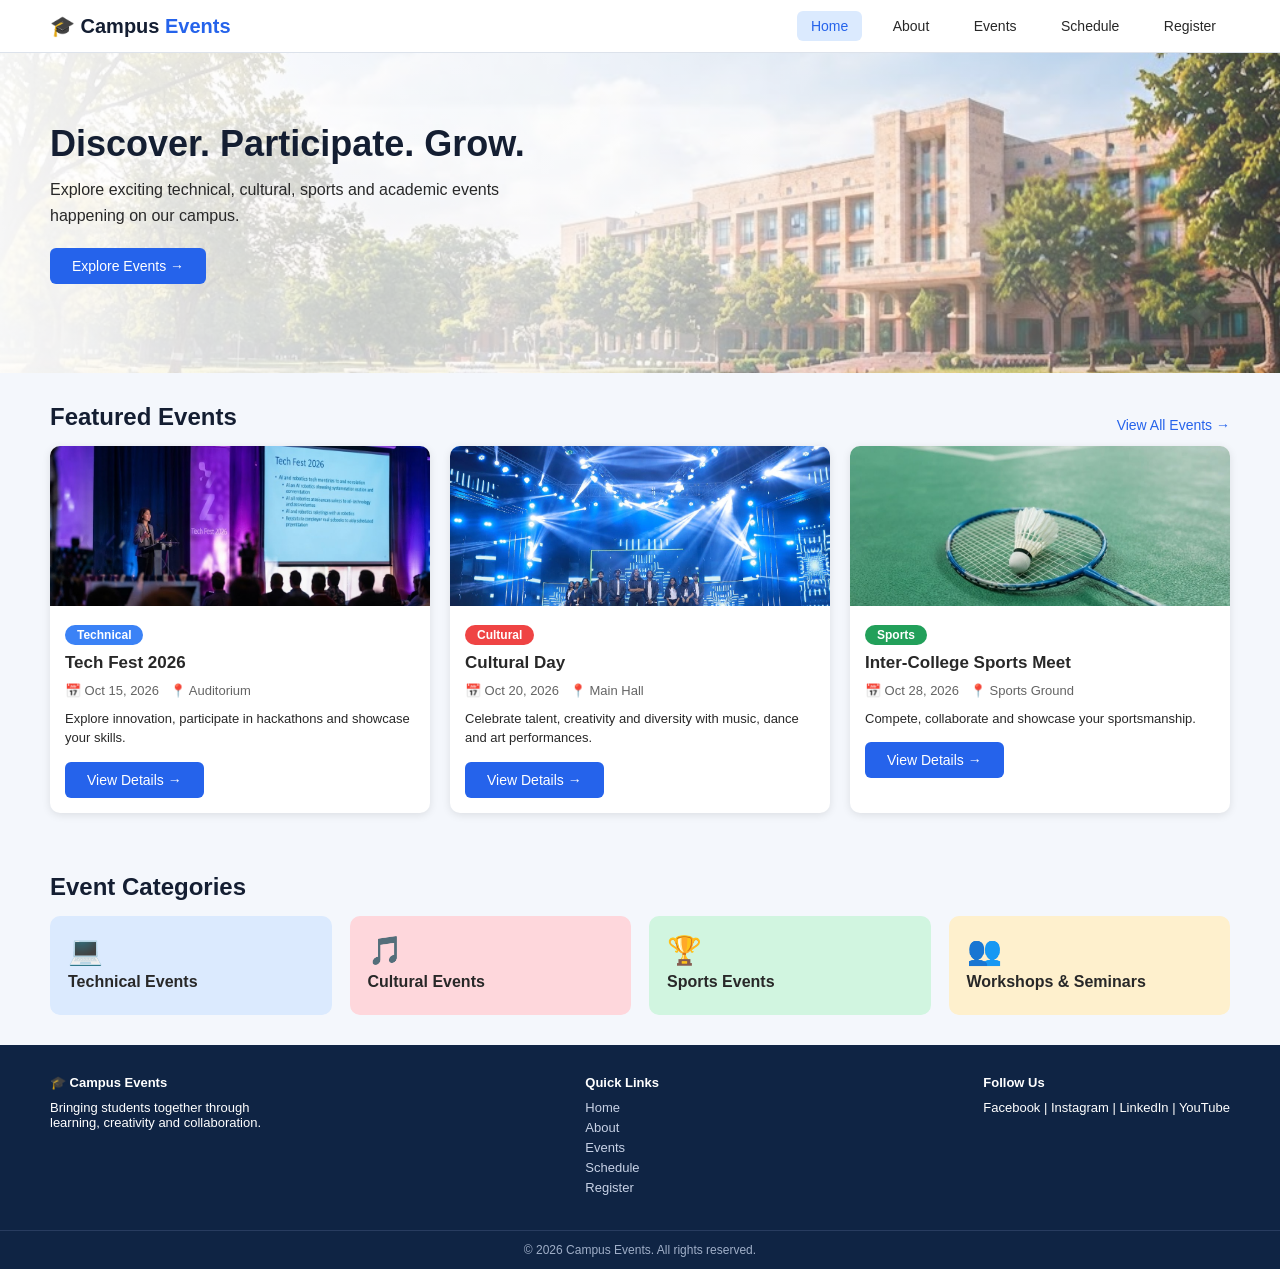
<file: index.html>
<!DOCTYPE html>
<html lang="en">
<head>
    <meta charset="UTF-8">
    <meta name="viewport" content="width=device-width, initial-scale=1.0">
    <title>Campus Events - Home</title>
    <link rel="stylesheet" href="css/style.css">
</head>
<body>
    <header class="navbar">
        <a href="index.html" class="logo">🎓 Campus <span>Events</span></a>
        <nav>
            <a href="index.html" class="active">Home</a>
            <a href="about.html">About</a>
            <a href="events.html">Events</a>
            <a href="schedule.html">Schedule</a>
            <a href="register.html">Register</a>
        </nav>
    </header>

    <section class="hero">
        <h1>Discover. Participate. Grow.</h1>
        <p>Explore exciting technical, cultural, sports and academic events happening on our campus.</p>
        <a href="events.html" class="btn">Explore Events →</a>
    </section>

    <section class="section">
        <div class="heading-row">
            <h2>Featured Events</h2>
            <a href="events.html">View All Events →</a>
        </div>

        <div class="cards">
            <div class="card">
                <img src="images/tech-fest.jpg" alt="Tech Fest">
                <div class="card-body">
                    <span class="tag technical">Technical</span>
                    <h3>Tech Fest 2026</h3>
                    <p class="info">📅 Oct 15, 2026 &nbsp; 📍 Auditorium</p>
                    <p>Explore innovation, participate in hackathons and showcase your skills.</p>
                    <a href="event-details.html#tech-fest" class="btn">View Details →</a>
                </div>
            </div>

            <div class="card">
                <img src="images/cultural.jpg" alt="Cultural Day">
                <div class="card-body">
                    <span class="tag cultural">Cultural</span>
                    <h3>Cultural Day</h3>
                    <p class="info">📅 Oct 20, 2026 &nbsp; 📍 Main Hall</p>
                    <p>Celebrate talent, creativity and diversity with music, dance and art performances.</p>
                    <a href="event-details.html#cultural-day" class="btn">View Details →</a>
                </div>
            </div>

            <div class="card">
                <img src="images/sports.jpg" alt="Sports Meet">
                <div class="card-body">
                    <span class="tag sports">Sports</span>
                    <h3>Inter-College Sports Meet</h3>
                    <p class="info">📅 Oct 28, 2026 &nbsp; 📍 Sports Ground</p>
                    <p>Compete, collaborate and showcase your sportsmanship.</p>
                    <a href="event-details.html#sports-meet" class="btn">View Details →</a>
                </div>
            </div>
        </div>
    </section>

    <section class="section">
        <h2>Event Categories</h2>
        <div class="boxes">
            <div class="box box-blue">
                <span class="icon">💻</span>
                <h3>Technical Events</h3>
            </div>
            <div class="box box-pink">
                <span class="icon">🎵</span>
                <h3>Cultural Events</h3>
            </div>
            <div class="box box-green">
                <span class="icon">🏆</span>
                <h3>Sports Events</h3>
            </div>
            <div class="box box-yellow">
                <span class="icon">👥</span>
                <h3>Workshops &amp; Seminars</h3>
            </div>
        </div>
    </section>

    <footer class="footer">
        <div>
            <h4>🎓 Campus Events</h4>
            <p>Bringing students together through<br>learning, creativity and collaboration.</p>
        </div>
        <div>
            <h4>Quick Links</h4>
            <a href="index.html">Home</a>
            <a href="about.html">About</a>
            <a href="events.html">Events</a>
            <a href="schedule.html">Schedule</a>
            <a href="register.html">Register</a>
        </div>
        <div>
            <h4>Follow Us</h4>
            <p>Facebook | Instagram | LinkedIn | YouTube</p>
        </div>
    </footer>
    <p class="copyright">© 2026 Campus Events. All rights reserved.</p>

</body>
</html>
</file>
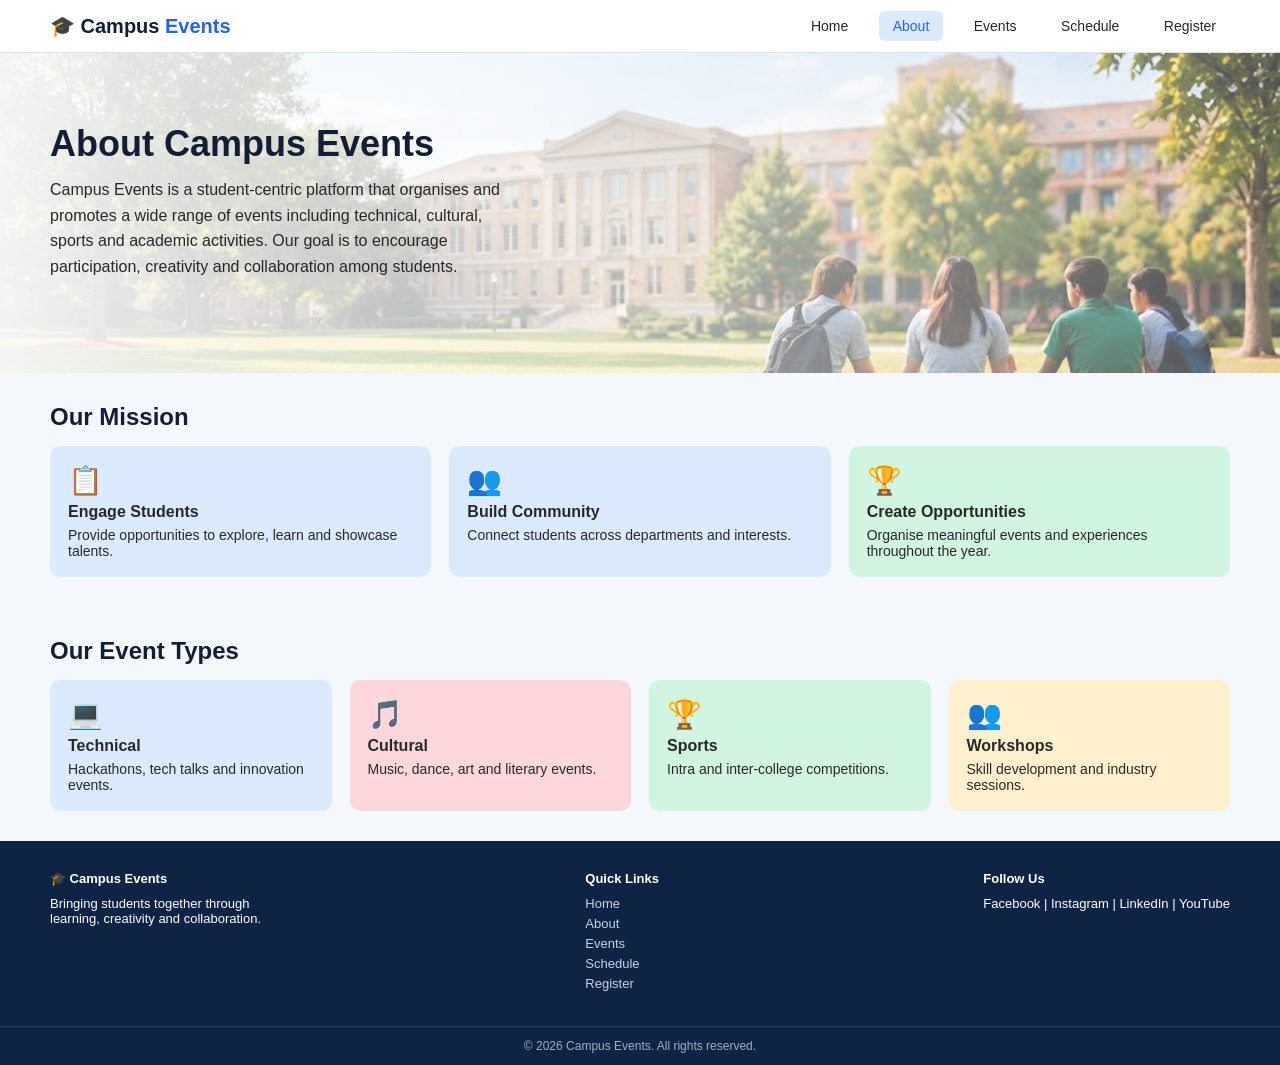
<file: about.html>
<!DOCTYPE html>
<html lang="en">

<head>
    <meta charset="UTF-8">
    <meta name="viewport" content="width=device-width, initial-scale=1.0">
    <title>Campus Events - About</title>
    <link rel="stylesheet" href="css/style.css">
</head>

<body>

    <header class="navbar">
        <a href="index.html" class="logo">🎓 Campus <span>Events</span></a>
        <nav>
            <a href="index.html">Home</a>
            <a href="about.html" class="active">About</a>
            <a href="events.html">Events</a>
            <a href="schedule.html">Schedule</a>
            <a href="register.html">Register</a>
        </nav>
    </header>

    <section class="hero hero-about">
        <h1>About Campus Events</h1>
        <p>Campus Events is a student-centric platform that organises and promotes a wide range of events including
            technical, cultural, sports and academic activities. Our goal is to encourage participation, creativity and
            collaboration among students.</p>
    </section>

    <section class="section">
        <h2>Our Mission</h2>
        <div class="mission">
            <div class="box box-blue">
                <span class="icon">📋</span>
                <h3>Engage Students</h3>
                <p>Provide opportunities to explore, learn and showcase talents.</p>
            </div>
            <div class="box box-blue">
                <span class="icon">👥</span>
                <h3>Build Community</h3>
                <p>Connect students across departments and interests.</p>
            </div>
            <div class="box box-green">
                <span class="icon">🏆</span>
                <h3>Create Opportunities</h3>
                <p>Organise meaningful events and experiences throughout the year.</p>
            </div>
        </div>
    </section>

    <section class="section">
        <h2>Our Event Types</h2>
        <div class="boxes">
            <div class="box box-blue">
                <span class="icon">💻</span>
                <h3>Technical</h3>
                <p>Hackathons, tech talks and innovation events.</p>
            </div>
            <div class="box box-pink">
                <span class="icon">🎵</span>
                <h3>Cultural</h3>
                <p>Music, dance, art and literary events.</p>
            </div>
            <div class="box box-green">
                <span class="icon">🏆</span>
                <h3>Sports</h3>
                <p>Intra and inter-college competitions.</p>
            </div>
            <div class="box box-yellow">
                <span class="icon">👥</span>
                <h3>Workshops</h3>
                <p>Skill development and industry sessions.</p>
            </div>
        </div>
    </section>

    <footer class="footer">
        <div>
            <h4>🎓 Campus Events</h4>
            <p>Bringing students together through<br>learning, creativity and collaboration.</p>
        </div>
        <div>
            <h4>Quick Links</h4>
            <a href="index.html">Home</a>
            <a href="about.html">About</a>
            <a href="events.html">Events</a>
            <a href="schedule.html">Schedule</a>
            <a href="register.html">Register</a>
        </div>
        <div>
            <h4>Follow Us</h4>
            <p>Facebook | Instagram | LinkedIn | YouTube</p>
        </div>
    </footer>
    <p class="copyright">© 2026 Campus Events. All rights reserved.</p>

</body>

</html>
</file>
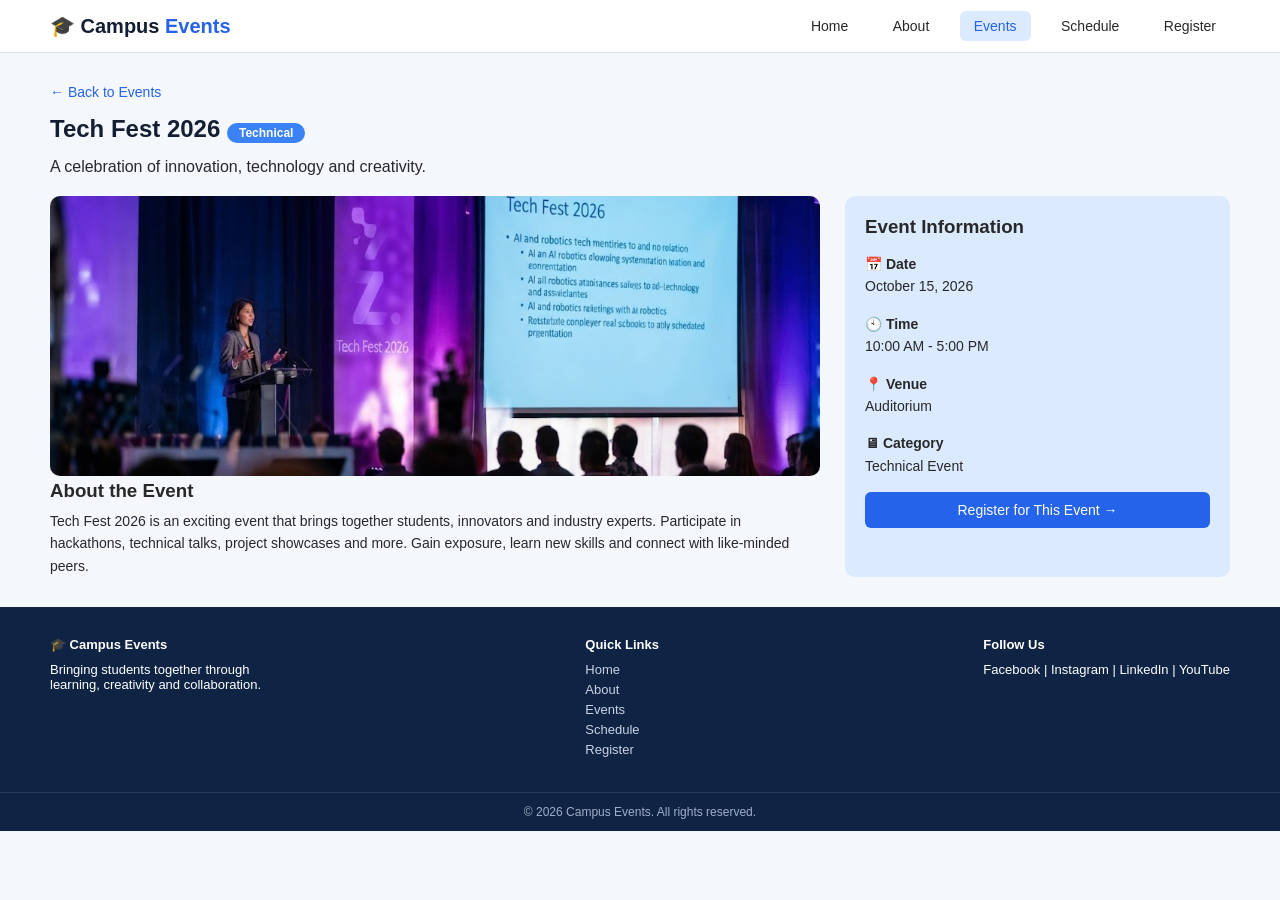
<file: event-details.html>
<!DOCTYPE html>
<html lang="en">
<head>
    <meta charset="UTF-8">
    <meta name="viewport" content="width=device-width, initial-scale=1.0">
    <title>Campus Events - Event Details</title>
    <link rel="stylesheet" href="css/style.css">
</head>
<body>

    <header class="navbar">
        <a href="index.html" class="logo">🎓 Campus <span>Events</span></a>
        <nav>
            <a href="index.html">Home</a>
            <a href="about.html">About</a>
            <a href="events.html" class="active">Events</a>
            <a href="schedule.html">Schedule</a>
            <a href="register.html">Register</a>
        </nav>
    </header>

    <section class="section">
        <a href="events.html" class="back-link">← Back to Events</a>

        <h2><span id="title">Tech Fest 2026</span> <span id="tag" class="tag technical">Technical</span></h2>
        <p id="tagline">A celebration of innovation, technology and creativity.</p>

        <div class="details-layout">
            <div>
                <img id="poster" src="images/tech-fest.jpg" alt="Tech Fest 2026">
                <h3 class="about-title">About the Event</h3>
                <p id="about">Tech Fest 2026 is an exciting event that brings together students, innovators and industry experts. Participate in hackathons, technical talks, project showcases and more. Gain exposure, learn new skills and connect with like-minded peers.</p>
            </div>

            <div class="info-box">
                <h3>Event Information</h3>
                <p><b>📅 Date</b><br><span id="date">October 15, 2026</span></p>
                <p><b>🕙 Time</b><br><span id="time">10:00 AM - 5:00 PM</span></p>
                <p><b>📍 Venue</b><br><span id="venue">Auditorium</span></p>
                <p><b>🖥 Category</b><br><span id="type">Technical Event</span></p>
                <a id="registerBtn" href="register.html?event=tech-fest" class="btn btn-full">Register for This Event →</a>
            </div>
        </div>
    </section>

    <footer class="footer">
        <div>
            <h4>🎓 Campus Events</h4>
            <p>Bringing students together through<br>learning, creativity and collaboration.</p>
        </div>
        <div>
            <h4>Quick Links</h4>
            <a href="index.html">Home</a>
            <a href="about.html">About</a>
            <a href="events.html">Events</a>
            <a href="schedule.html">Schedule</a>
            <a href="register.html">Register</a>
        </div>
        <div>
            <h4>Follow Us</h4>
            <p>Facebook | Instagram | LinkedIn | YouTube</p>
        </div>
    </footer>
    <p class="copyright">© 2026 Campus Events. All rights reserved.</p>

    <script src="js/data.js"></script>
    <script src="js/details.js"></script>
</body>
</html>
</file>
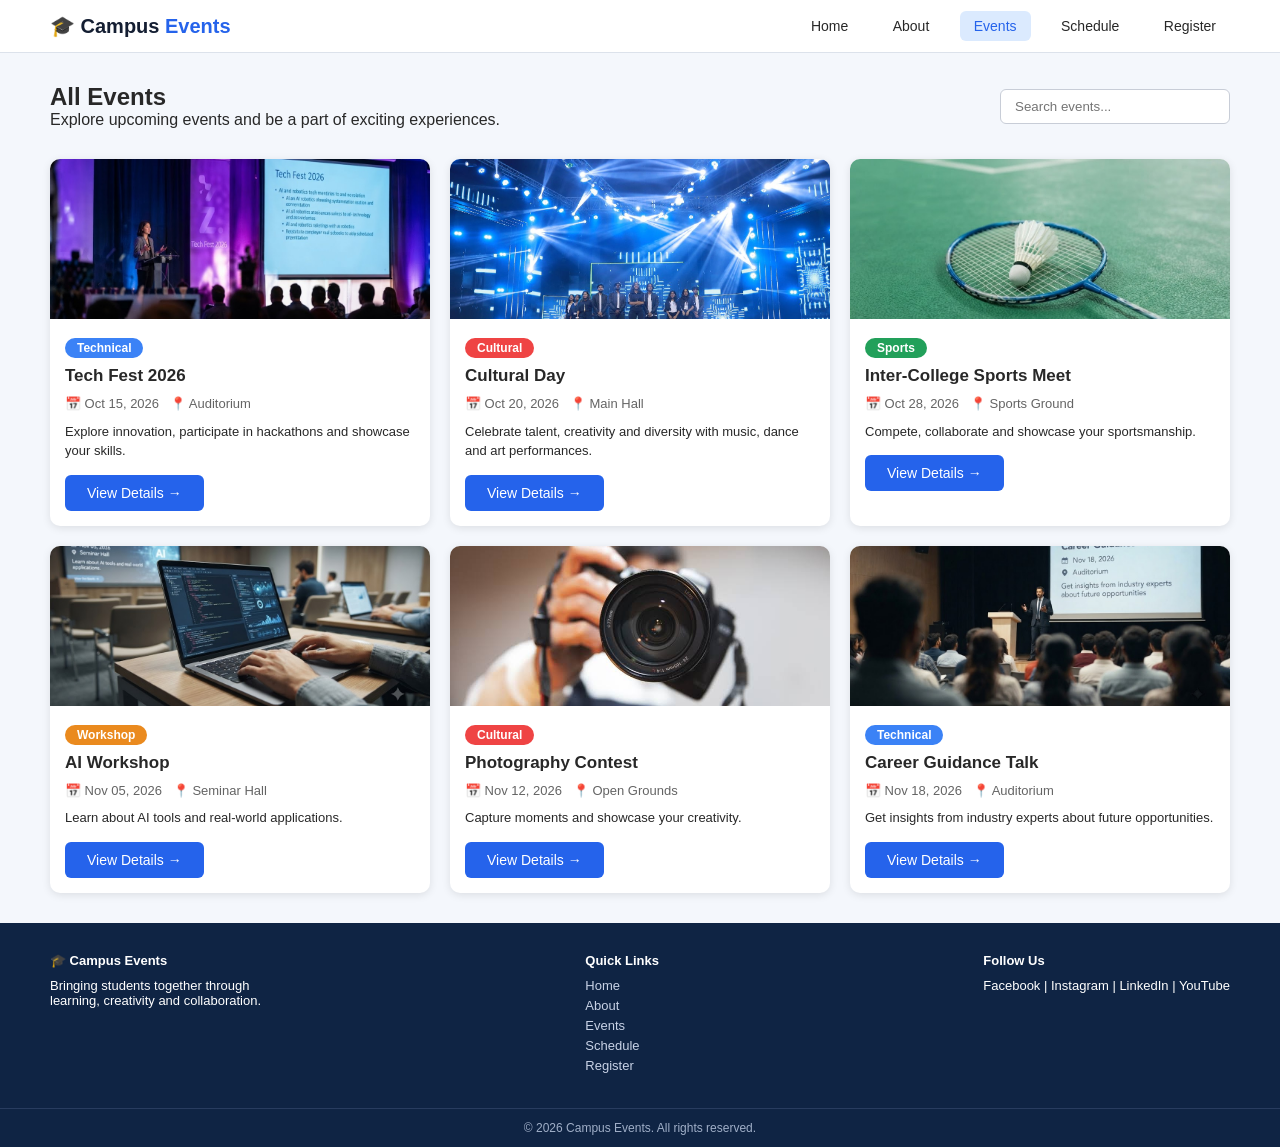
<file: events.html>
<!DOCTYPE html>
<html lang="en">
<head>
    <meta charset="UTF-8">
    <meta name="viewport" content="width=device-width, initial-scale=1.0">
    <title>Campus Events - All Events</title>
    <link rel="stylesheet" href="css/style.css">
</head>
<body>

    <header class="navbar">
        <a href="index.html" class="logo">🎓 Campus <span>Events</span></a>
        <nav>
            <a href="index.html">Home</a>
            <a href="about.html">About</a>
            <a href="events.html" class="active">Events</a>
            <a href="schedule.html">Schedule</a>
            <a href="register.html">Register</a>
        </nav>
    </header>

    <div class="search-row">
        <div>
            <h2>All Events</h2>
            <p>Explore upcoming events and be a part of exciting experiences.</p>
        </div>
        <input type="text" placeholder="Search events...">
    </div>

    <section class="section">
        <div class="cards">

            <div class="card">
                <img src="images/tech-fest.jpg" alt="Tech Fest">
                <div class="card-body">
                    <span class="tag technical">Technical</span>
                    <h3>Tech Fest 2026</h3>
                    <p class="info">📅 Oct 15, 2026 &nbsp; 📍 Auditorium</p>
                    <p>Explore innovation, participate in hackathons and showcase your skills.</p>
                    <a href="event-details.html#tech-fest" class="btn">View Details →</a>
                </div>
            </div>

            <div class="card">
                <img src="images/cultural.jpg" alt="Cultural Day">
                <div class="card-body">
                    <span class="tag cultural">Cultural</span>
                    <h3>Cultural Day</h3>
                    <p class="info">📅 Oct 20, 2026 &nbsp; 📍 Main Hall</p>
                    <p>Celebrate talent, creativity and diversity with music, dance and art performances.</p>
                    <a href="event-details.html#cultural-day" class="btn">View Details →</a>
                </div>
            </div>

            <div class="card">
                <img src="images/sports.jpg" alt="Sports Meet">
                <div class="card-body">
                    <span class="tag sports">Sports</span>
                    <h3>Inter-College Sports Meet</h3>
                    <p class="info">📅 Oct 28, 2026 &nbsp; 📍 Sports Ground</p>
                    <p>Compete, collaborate and showcase your sportsmanship.</p>
                    <a href="event-details.html#sports-meet" class="btn">View Details →</a>
                </div>
            </div>

            <div class="card">
                <img src="images/workshop.jpg" alt="AI Workshop">
                <div class="card-body">
                    <span class="tag workshop">Workshop</span>
                    <h3>AI Workshop</h3>
                    <p class="info">📅 Nov 05, 2026 &nbsp; 📍 Seminar Hall</p>
                    <p>Learn about AI tools and real-world applications.</p>
                    <a href="event-details.html#ai-workshop" class="btn">View Details →</a>
                </div>
            </div>

            <div class="card">
                <img src="images/photography.jpg" alt="Photography Contest">
                <div class="card-body">
                    <span class="tag cultural">Cultural</span>
                    <h3>Photography Contest</h3>
                    <p class="info">📅 Nov 12, 2026 &nbsp; 📍 Open Grounds</p>
                    <p>Capture moments and showcase your creativity.</p>
                    <a href="event-details.html#photography-contest" class="btn">View Details →</a>
                </div>
            </div>

            <div class="card">
                <img src="images/career.jpg" alt="Career Guidance Talk">
                <div class="card-body">
                    <span class="tag technical">Technical</span>
                    <h3>Career Guidance Talk</h3>
                    <p class="info">📅 Nov 18, 2026 &nbsp; 📍 Auditorium</p>
                    <p>Get insights from industry experts about future opportunities.</p>
                    <a href="event-details.html#career-talk" class="btn">View Details →</a>
                </div>
            </div>

        </div>
    </section>

    <footer class="footer">
        <div>
            <h4>🎓 Campus Events</h4>
            <p>Bringing students together through<br>learning, creativity and collaboration.</p>
        </div>
        <div>
            <h4>Quick Links</h4>
            <a href="index.html">Home</a>
            <a href="about.html">About</a>
            <a href="events.html">Events</a>
            <a href="schedule.html">Schedule</a>
            <a href="register.html">Register</a>
        </div>
        <div>
            <h4>Follow Us</h4>
            <p>Facebook | Instagram | LinkedIn | YouTube</p>
        </div>
    </footer>
    <p class="copyright">© 2026 Campus Events. All rights reserved.</p>

</body>
</html>
</file>
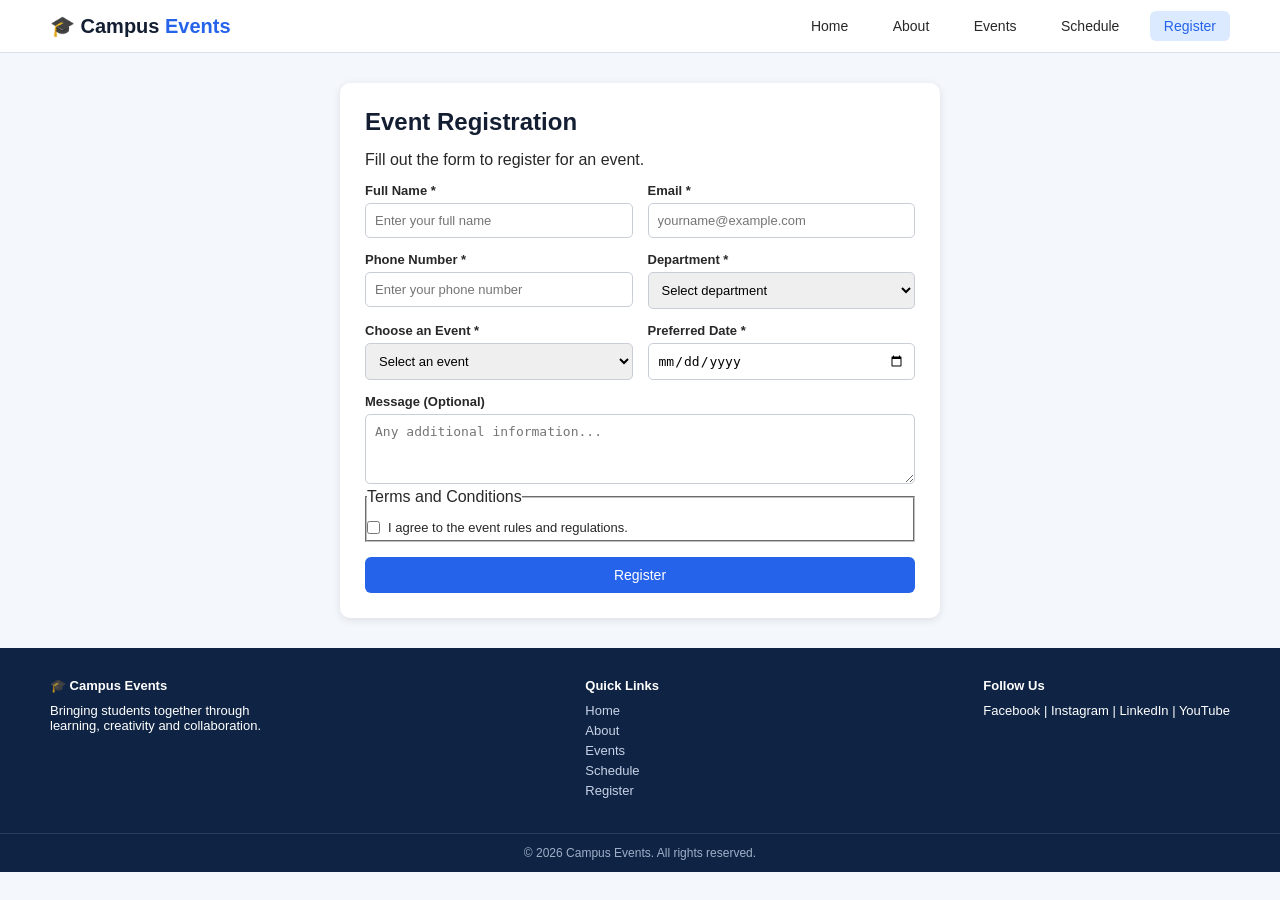
<file: register.html>
<!DOCTYPE html>
<html lang="en">
<head>
    <meta charset="UTF-8">
    <meta name="viewport" content="width=device-width, initial-scale=1.0">
    <title>Campus Events - Register</title>
    <link rel="stylesheet" href="css/style.css">
</head>
<body>

    <header class="navbar">
        <a href="index.html" class="logo">🎓 Campus <span>Events</span></a>
        <nav>
            <a href="index.html">Home</a>
            <a href="about.html">About</a>
            <a href="events.html">Events</a>
            <a href="schedule.html">Schedule</a>
            <a href="register.html" class="active">Register</a>
        </nav>
    </header>

    <section class="section">
        <div class="form-box">
            <h2>Event Registration</h2>
            <p>Fill out the form to register for an event.</p>

            <form id="registerForm" action="#" method="post" novalidate>
                <div class="form-row">
                    <div>
                        <label for="fullname">Full Name *</label>
                        <input type="text" id="fullname" name="fullname" placeholder="Enter your full name">
                        <small class="error" id="fullname-error"></small>
                    </div>
                    <div>
                        <label for="email">Email *</label>
                        <input type="email" id="email" name="email" placeholder="yourname@example.com">
                        <small class="error" id="email-error"></small>
                    </div>
                </div>

                <div class="form-row">
                    <div>
                        <label for="phone">Phone Number *</label>
                        <input type="tel" id="phone" name="phone" maxlength="10" placeholder="Enter your phone number">
                        <small class="error" id="phone-error"></small>
                    </div>
                    <div>
                        <label for="department">Department *</label>
                        <select id="department" name="department">
                            <option value="">Select department</option>
                            <option value="cse">Computer Science</option>
                            <option value="it">Information Technology</option>
                            <option value="ece">Electronics</option>
                            <option value="mech">Mechanical</option>
                            <option value="civil">Civil</option>
                        </select>
                        <small class="error" id="department-error"></small>
                    </div>
                </div>

                <div class="form-row">
                    <div>
                        <label for="eventChoice">Choose an Event *</label>
                        <select id="eventChoice" name="eventChoice">
                            <option value="">Select an event</option>
                        </select>
                        <small class="error" id="eventChoice-error"></small>
                    </div>
                    <div>
                        <label for="prefDate">Preferred Date *</label>
                        <input type="date" id="prefDate" name="prefDate">
                        <small class="error" id="prefDate-error"></small>
                    </div>
                </div>

                <label for="message">Message (Optional)</label>
                <textarea id="message" name="message" maxlength="300" placeholder="Any additional information..."></textarea>

                <fieldset>
                    <legend>Terms and Conditions</legend>
                    <label for="terms" class="check">
                        <input type="checkbox" id="terms" name="terms" value="accepted">
                        I agree to the event rules and regulations.
                    </label>
                </fieldset>

                <button type="submit" id="submitBtn" class="btn btn-full" disabled>Register</button>
                <p id="result" class="result"></p>
            </form>
        </div>
    </section>

    <footer class="footer">
        <div>
            <h4>🎓 Campus Events</h4>
            <p>Bringing students together through<br>learning, creativity and collaboration.</p>
        </div>
        <div>
            <h4>Quick Links</h4>
            <a href="index.html">Home</a>
            <a href="about.html">About</a>
            <a href="events.html">Events</a>
            <a href="schedule.html">Schedule</a>
            <a href="register.html">Register</a>
        </div>
        <div>
            <h4>Follow Us</h4>
            <p>Facebook | Instagram | LinkedIn | YouTube</p>
        </div>
    </footer>
    <p class="copyright">© 2026 Campus Events. All rights reserved.</p>

    <script src="js/data.js"></script>
    <script src="js/register.js"></script>
</body>
</html>
</file>
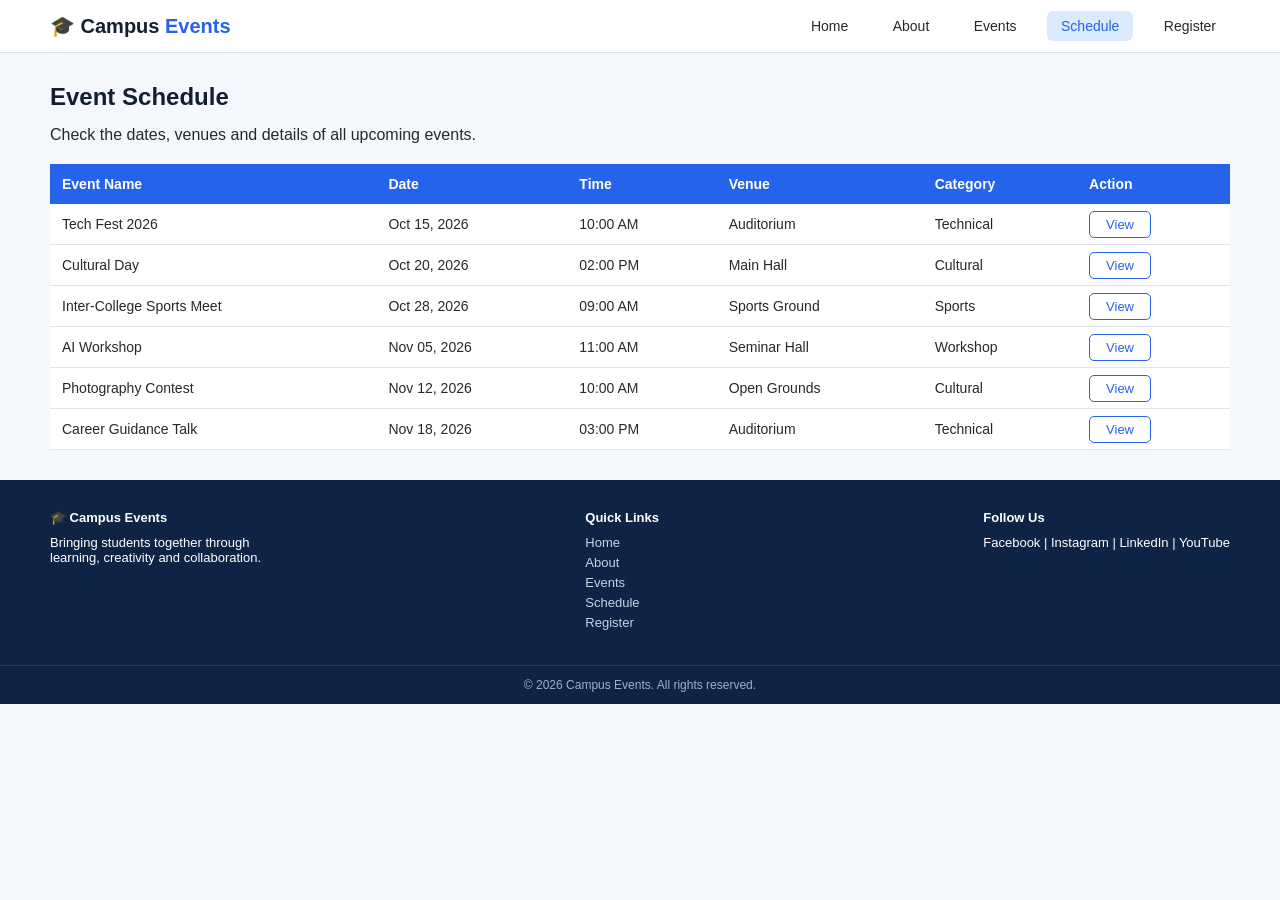
<file: schedule.html>
<!DOCTYPE html>
<html lang="en">
<head>
    <meta charset="UTF-8">
    <meta name="viewport" content="width=device-width, initial-scale=1.0">
    <title>Campus Events - Schedule</title>
    <link rel="stylesheet" href="css/style.css">
</head>
<body>

    <header class="navbar">
        <a href="index.html" class="logo">🎓 Campus <span>Events</span></a>
        <nav>
            <a href="index.html">Home</a>
            <a href="about.html">About</a>
            <a href="events.html">Events</a>
            <a href="schedule.html" class="active">Schedule</a>
            <a href="register.html">Register</a>
        </nav>
    </header>

    <section class="section">
        <h2>Event Schedule</h2>
        <p style="margin-bottom: 20px;">Check the dates, venues and details of all upcoming events.</p>

        <table>
            <tr>
                <th>Event Name</th>
                <th>Date</th>
                <th>Time</th>
                <th>Venue</th>
                <th>Category</th>
                <th>Action</th>
            </tr>
            <tr>
                <td>Tech Fest 2026</td>
                <td>Oct 15, 2026</td>
                <td>10:00 AM</td>
                <td>Auditorium</td>
                <td>Technical</td>
                <td><a href="event-details.html#tech-fest" class="btn-small">View</a></td>
            </tr>
            <tr>
                <td>Cultural Day</td>
                <td>Oct 20, 2026</td>
                <td>02:00 PM</td>
                <td>Main Hall</td>
                <td>Cultural</td>
                <td><a href="event-details.html#cultural-day" class="btn-small">View</a></td>
            </tr>
            <tr>
                <td>Inter-College Sports Meet</td>
                <td>Oct 28, 2026</td>
                <td>09:00 AM</td>
                <td>Sports Ground</td>
                <td>Sports</td>
                <td><a href="event-details.html#sports-meet" class="btn-small">View</a></td>
            </tr>
            <tr>
                <td>AI Workshop</td>
                <td>Nov 05, 2026</td>
                <td>11:00 AM</td>
                <td>Seminar Hall</td>
                <td>Workshop</td>
                <td><a href="event-details.html#ai-workshop" class="btn-small">View</a></td>
            </tr>
            <tr>
                <td>Photography Contest</td>
                <td>Nov 12, 2026</td>
                <td>10:00 AM</td>
                <td>Open Grounds</td>
                <td>Cultural</td>
                <td><a href="event-details.html#photography-contest" class="btn-small">View</a></td>
            </tr>
            <tr>
                <td>Career Guidance Talk</td>
                <td>Nov 18, 2026</td>
                <td>03:00 PM</td>
                <td>Auditorium</td>
                <td>Technical</td>
                <td><a href="event-details.html#career-talk" class="btn-small">View</a></td>
            </tr>
        </table>
    </section>

    <footer class="footer">
        <div>
            <h4>🎓 Campus Events</h4>
            <p>Bringing students together through<br>learning, creativity and collaboration.</p>
        </div>
        <div>
            <h4>Quick Links</h4>
            <a href="index.html">Home</a>
            <a href="about.html">About</a>
            <a href="events.html">Events</a>
            <a href="schedule.html">Schedule</a>
            <a href="register.html">Register</a>
        </div>
        <div>
            <h4>Follow Us</h4>
            <p>Facebook | Instagram | LinkedIn | YouTube</p>
        </div>
    </footer>
    <p class="copyright">© 2026 Campus Events. All rights reserved.</p>

</body>
</html>
</file>
<file: css/style.css>
/* ---------- General ---------- */
*{
    margin: 0;
    padding: 0;
    box-sizing: border-box;
}

body {
    font-family: Arial, Helvetica, sans-serif;
    background-color: #F4F7FC;
    color: #282828;
}

a {
    text-decoration: none;
}

ul {
    list-style: none;
}

.section {
    padding: 30px 50px;
}

.section h2 {
    margin-bottom: 15px;
    color: #141E32;
}

/* ---------- Navigation bar ---------- */
.navbar {
    display: flex;
    justify-content: space-between;
    align-items: center;
    padding: 14px 50px;
    background-color: #FFFFFF;
    border-bottom: 1px solid #DCE2EB;
}

.logo {
    font-size: 20px;
    font-weight: bold;
    color: #141E32;
}

.logo span {
    color: #2563EB;
}

.navbar nav a {
    margin-left: 12px;
    padding: 7px 14px;
    font-size: 14px;
    color: #282828;
    border-radius: 6px;
}

.navbar nav a:hover,
.navbar nav a.active {
    background-color: #DBEAFE;
    color: #2563EB;
}

/* ---------- Banner (hero) ---------- */
.hero {
    height: 320px;
    padding: 70px 50px;
    background-image: linear-gradient(to right, rgba(255, 255, 255, 0.95), rgba(255, 255, 255, 0.2)), url("../images/campus.jpg");
    background-size: cover;
    background-position: center;
}

.hero-about {
    background-image: linear-gradient(to right, rgba(255, 255, 255, 0.95), rgba(255, 255, 255, 0.3)), url("../images/students.jpg");
}

.hero h1 {
    font-size: 36px;
    color: #141E32;
    margin-bottom: 12px;
}

.hero p {
    max-width: 480px;
    line-height: 1.6;
    margin-bottom: 20px;
}

/* ---------- Buttons ---------- */
.btn {
    display: inline-block;
    padding: 10px 22px;
    background-color: #2563EB;
    color: #FFFFFF;
    font-size: 14px;
    border: none;
    border-radius: 6px;
    cursor: pointer;
}

.btn:hover {
    background-color: #1D4ED8;
}

.btn-full {
    display: block;
    width: 100%;
    text-align: center;
}

/* ---------- Event cards ---------- */
.heading-row {
    display: flex;
    justify-content: space-between;
    align-items: center;
}

.heading-row a {
    font-size: 14px;
    color: #2563EB;
}

.cards {
    display: grid;
    grid-template-columns: repeat(3, 1fr);
    gap: 20px;
}

.card {
    background-color: #FFFFFF;
    border-radius: 10px;
    box-shadow: 0 2px 8px rgba(0, 0, 0, 0.1);
    overflow: hidden;
}

.card img {
    width: 100%;
    height: 160px;
    object-fit: cover;
}

.card-body {
    padding: 15px;
}

.card-body h3 {
    margin: 8px 0;
    font-size: 17px;
}

.card-body .info {
    font-size: 13px;
    color: #646464;
    margin-bottom: 8px;
}

.card-body p {
    font-size: 13px;
    line-height: 1.5;
    margin-bottom: 14px;
}

/* ---------- Category tags ---------- */
.tag {
    display: inline-block;
    padding: 3px 12px;
    font-size: 12px;
    font-weight: bold;
    color: #FFFFFF;
    border-radius: 20px;
}

.technical { background-color: #3B82F6; }
.cultural  { background-color: #EF4444; }
.sports    { background-color: #22A05A; }
.workshop  { background-color: #EA8A1E; }

/* ---------- Category boxes ---------- */
.boxes {
    display: grid;
    grid-template-columns: repeat(4, 1fr);
    gap: 18px;
}

.box {
    padding: 18px;
    border-radius: 10px;
    font-size: 14px;
}

.box h3 {
    margin: 6px 0;
    font-size: 16px;
}

.box .icon {
    font-size: 28px;
}

.box-blue   { background-color: #DBEAFE; }
.box-pink   { background-color: #FED7DC; }
.box-green  { background-color: #D1F5E0; }
.box-yellow { background-color: #FEF0CD; }

/* ---------- About page ---------- */
.mission {
    display: grid;
    grid-template-columns: repeat(3, 1fr);
    gap: 18px;
}

/* ---------- Events page ---------- */
.search-row {
    display: flex;
    justify-content: space-between;
    align-items: center;
    padding: 30px 50px 0 50px;
}

.search-row input {
    padding: 9px 14px;
    width: 230px;
    border: 1px solid #C8CDD7;
    border-radius: 6px;
}

/* ---------- Event details page ---------- */
.back-link {
    display: inline-block;
    margin-bottom: 15px;
    font-size: 14px;
    color: #2563EB;
}

.details-layout {
    display: grid;
    grid-template-columns: 2fr 1fr;
    gap: 25px;
    margin-top: 20px;
}

.details-layout img {
    width: 100%;
    height: 280px;
    object-fit: cover;
    border-radius: 10px;
}

.details-layout p {
    line-height: 1.6;
    font-size: 14px;
    margin-top: 8px;
}

.info-box {
    padding: 20px;
    background-color: #DBEAFE;
    border-radius: 10px;
}

.info-box h3 {
    margin-bottom: 15px;
}

.info-box p {
    margin-bottom: 15px;
}

/* ---------- Schedule table ---------- */
table {
    width: 100%;
    border-collapse: collapse;
    background-color: #FFFFFF;
}

th {
    padding: 12px;
    text-align: left;
    background-color: #2563EB;
    color: #FFFFFF;
    font-size: 14px;
}

td {
    padding: 12px;
    font-size: 14px;
    border-bottom: 1px solid #E1E4EB;
}

tr:hover td {
    background-color: #F0F5FF;
}

.btn-small {
    padding: 5px 16px;
    font-size: 13px;
    color: #2563EB;
    border: 1px solid #2563EB;
    border-radius: 5px;
}

.btn-small:hover {
    background-color: #2563EB;
    color: #FFFFFF;
}

/* ---------- Registration form ---------- */
.form-box {
    max-width: 600px;
    margin: 0 auto;
    padding: 25px;
    background-color: #FFFFFF;
    border-radius: 10px;
    box-shadow: 0 2px 8px rgba(0, 0, 0, 0.1);
}

.form-row {
    display: grid;
    grid-template-columns: 1fr 1fr;
    gap: 15px;
}

.form-box label {
    display: block;
    margin: 14px 0 5px 0;
    font-size: 13px;
    font-weight: bold;
}

.form-box input,
.form-box select,
.form-box textarea {
    width: 100%;
    padding: 9px;
    font-size: 13px;
    border: 1px solid #C8CDD7;
    border-radius: 5px;
}

.form-box textarea {
    height: 70px;
}

.form-box .check {
    display: flex;
    align-items: center;
    gap: 8px;
    font-weight: normal;
}

.form-box .check input {
    width: auto;
}

.form-box button {
    margin-top: 15px;
}

/* ---------- Footer ---------- */
.footer {
    display: flex;
    justify-content: space-between;
    padding: 30px 50px;
    background-color: #0F2444;
    color: #FFFFFF;
    font-size: 13px;
}

.footer h4 {
    margin-bottom: 10px;
}

.footer a {
    display: block;
    margin-bottom: 5px;
    color: #C8D2E6;
}

.footer a:hover {
    color: #FFFFFF;
}

.copyright {
    padding: 12px;
    text-align: center;
    background-color: #0F2444;
    color: #A0AFC8;
    font-size: 12px;
    border-top: 1px solid #283C5F;
}

/* ---------- Event details: show only the selected event ---------- */
.event {
    display: none;
}

/* the event whose id matches the link (event-details.html#cultural-day) */
.event:target {
    display: block;
}

/* Tech Fest is the default when the page is opened without a link */
#tech-fest {
    display: block;
}

/* but hide it if another event has been selected */
.event:target ~ #tech-fest {
    display: none;
}
</file>
